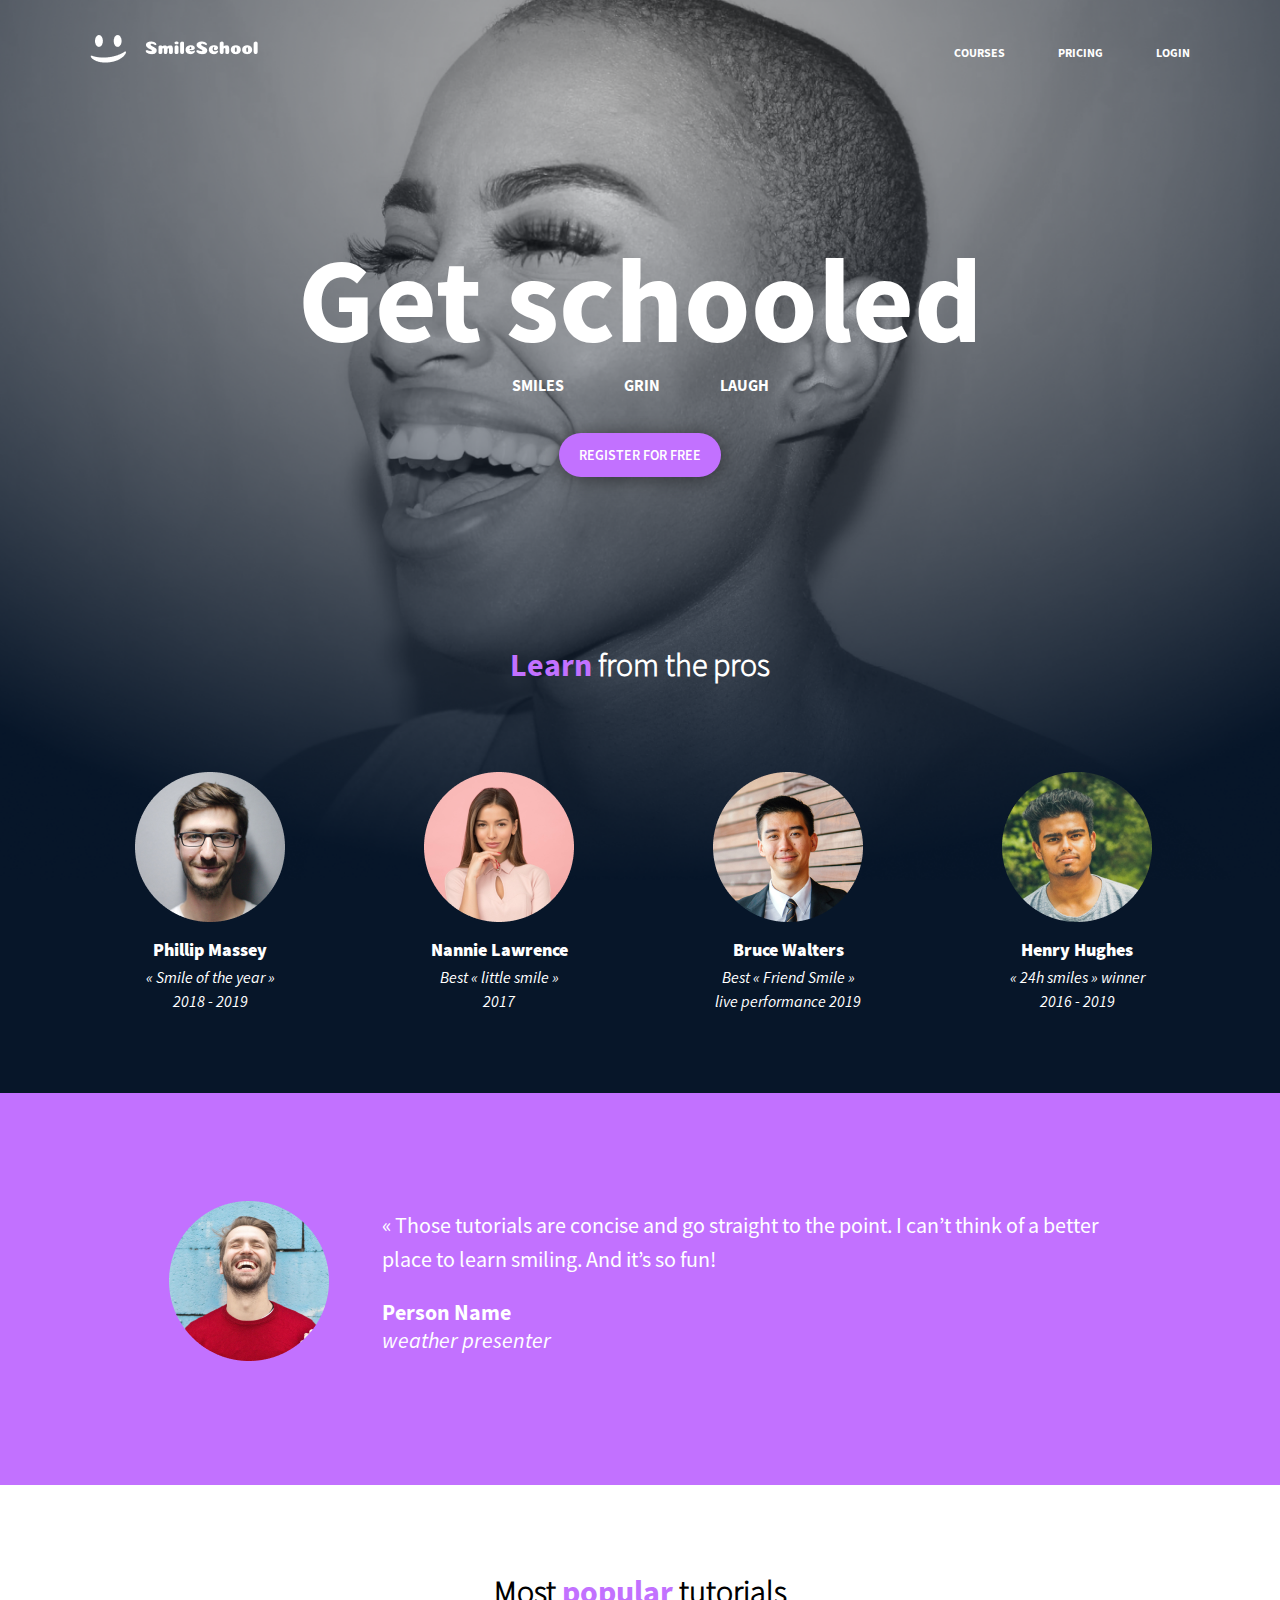
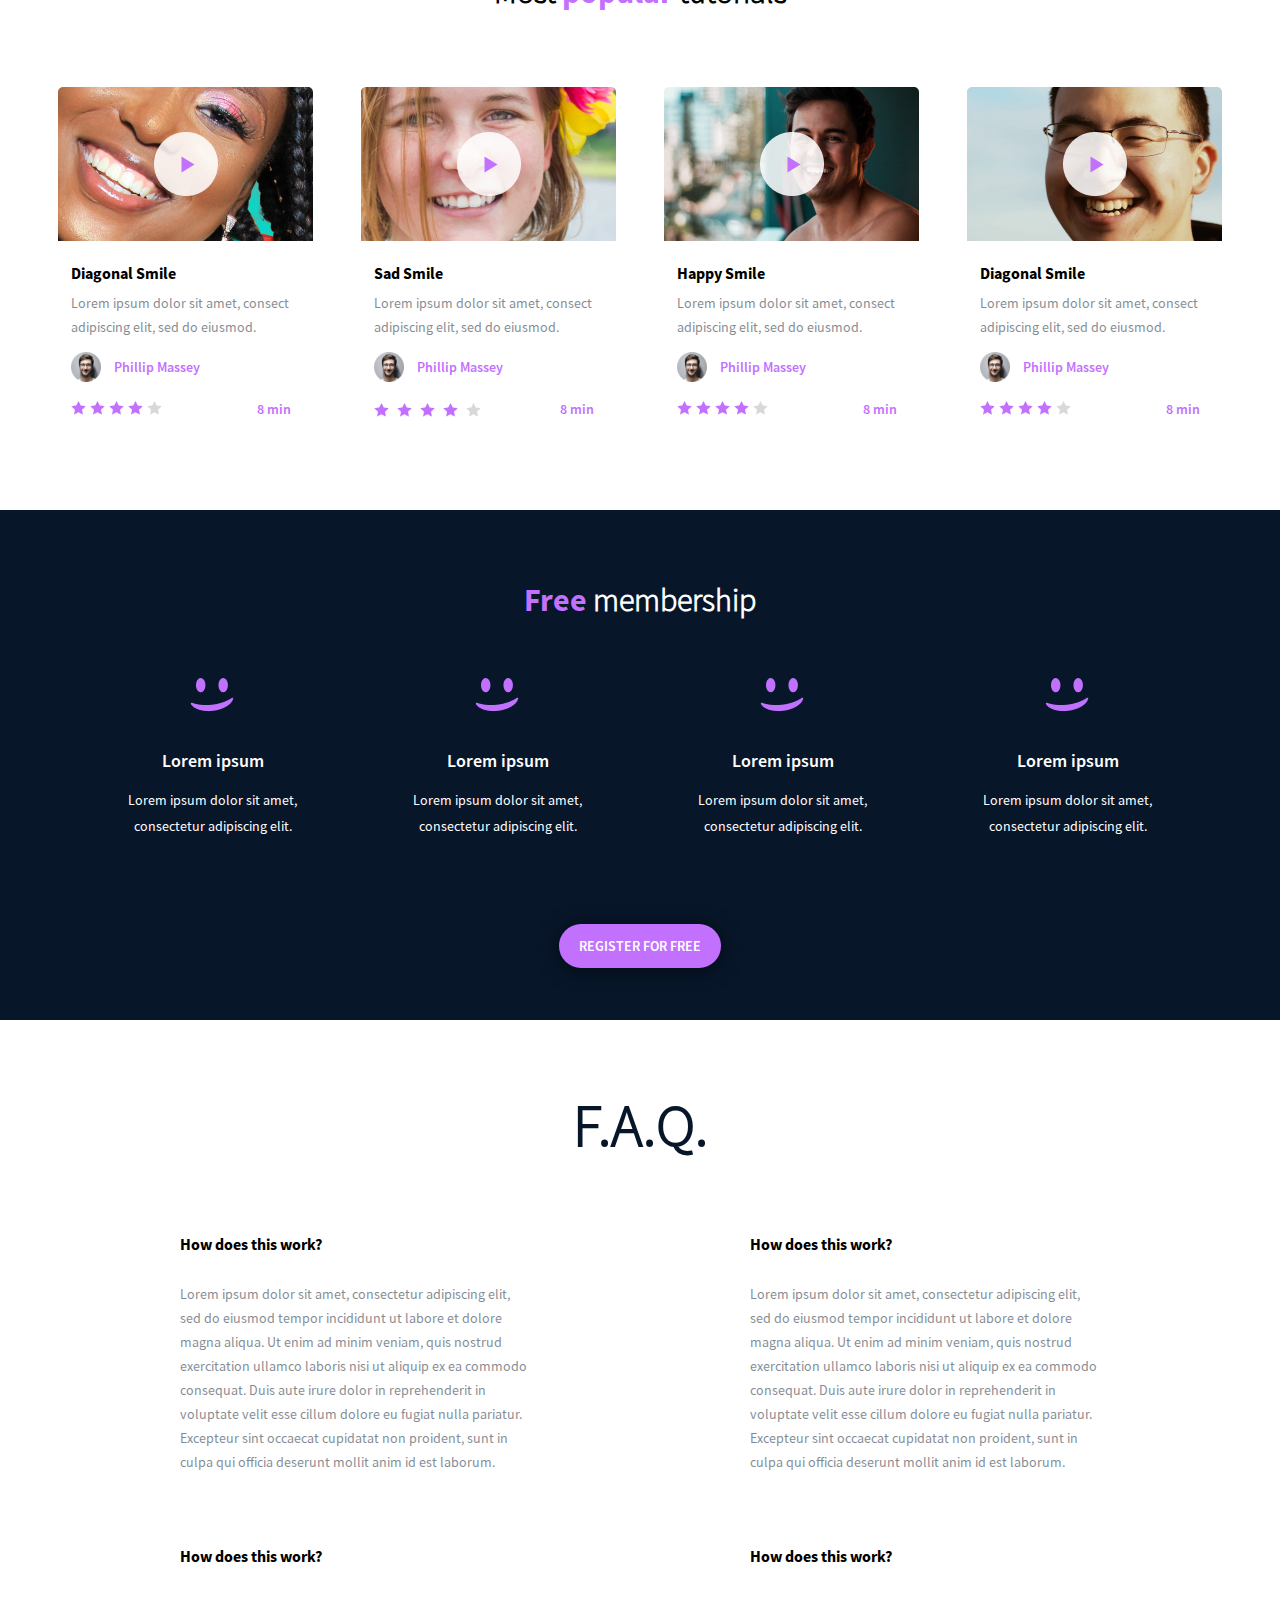
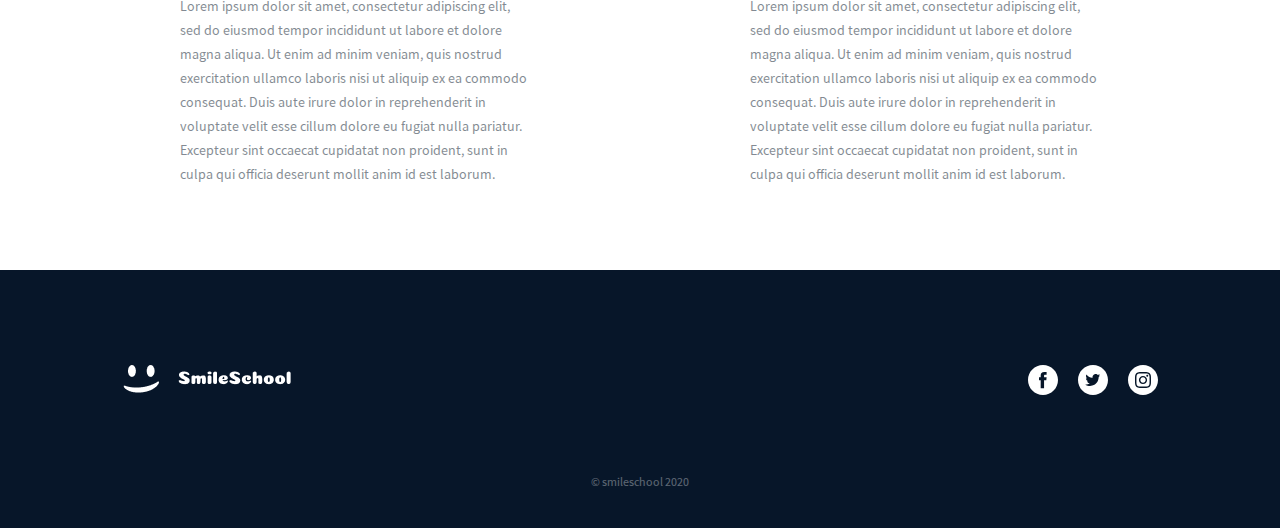
<file: css_advanced/index.html>
<!DOCTYPE html>
<html lang="en">
  <head>
    <meta charset="UTF-8" >
    <meta name="viewport" content="width=device-width, initial-scale=1.0" >
    <link rel="stylesheet" href="styles.css" >
    <title>Home</title>
  </head>
  <body>
    <!-- header -->
    <header id="header">
      <div>
        <a href="#"><img src="./assets/img/logo.png" alt="logo" ></a>
        <div class="navigation">
          <a href="#">COURSES</a>
          <a href="#">PRICING</a>
          <a href="#">LOGIN</a>
        </div>
      </div>
    </header>
    <main id="main">
      <!-- banner section -->
      <section id="banner">
        <div class="top">
          <h1>Get schooled</h1>
          <p>SMILES GRIN LAUGH</p>
          <button>REGISTER FOR FREE</button>
        </div>
        <div class="bottom">
          <h2><span>Learn</span> from the pros</h2>
          <div class="users">
            <div>
              <img src="./assets/img/avatar1.png" alt="avatar" >
              <h3>Phillip Massey</h3>
              <p>« Smile of the year » 2018 - 2019</p>
            </div>
            <div>
              <img src="./assets/img/avatar2.png" alt="avatar" >
              <h3>Nannie Lawrence</h3>
              <p>Best « little smile » 2017</p>
            </div>
            <div>
              <img src="./assets/img/avatar3.png" alt="avatar" >
              <h3>Bruce Walters</h3>
              <p>Best « Friend Smile » live performance 2019</p>
            </div>
            <div>
              <img src="./assets/img/avatar4.png" alt="avatar" >
              <h3>Henry Hughes</h3>
              <p>« 24h smiles » winner 2016 - 2019</p>
            </div>
          </div>
        </div>
      </section>

      <!-- Quote section -->
      <section id="quote">
        <div class="quote-container">
          <img src="./assets/img/avatar5.png" alt="avatar" >
          <div>
            <blockquote>
              « Those tutorials are concise and go straight to the point. I
              can’t think of a better place to learn smiling. And it’s so fun!
            </blockquote>
            <p>Person Name</p>
            <p>weather presenter</p>
          </div>
        </div>
      </section>

      <!-- Videos section -->
      <section id="videos">
        <h1>Most <span>popular</span> tutorials</h1>
        <div class="videos-container">
          <div class="video-block">
            <img src="./assets/img/preview1.png" alt="banner" >
            <h2>Diagonal Smile</h2>
            <p>
              Lorem ipsum dolor sit amet, consect adipiscing elit, sed do
              eiusmod.
            </p>
            <div class="author-information">
              <img src="./assets/img/avatar1.png" alt="avatar" >
              <h3>Phillip Massey</h3>
            </div>
            <div class="rate-container">
              <div>
                <img src="./assets/img/star.png" alt="star" >
                <img src="./assets/img/star.png" alt="star" >
                <img src="./assets/img/star.png" alt="star" >
                <img src="./assets/img/star.png" alt="star" >
                <img src="./assets/img/star_blank.png" alt="star" >
              </div>
              <p>8 min</p>
            </div>
          </div>
          <div class="video-block">
            <img src="./assets/img/preview2.png" alt="banner" >
            <h2>Sad Smile</h2>
            <p>
              Lorem ipsum dolor sit amet, consect adipiscing elit, sed do
              eiusmod.
            </p>
            <div class="author-information">
              <img src="./assets/img/avatar1.png" alt="avatar" >
              <h3>Phillip Massey</h3>
            </div>
            <div class="rate-container">
              <div class="stars">
                <img src="./assets/img/star.png" alt="star" >
                <img src="./assets/img/star.png" alt="star" >
                <img src="./assets/img/star.png" alt="star" >
                <img src="./assets/img/star.png" alt="star" >
                <img src="./assets/img/star_blank.png" alt="star" >
              </div>
              <p>8 min</p>
            </div>
          </div>
          <div class="video-block">
            <img src="./assets/img/preview3.png" alt="banner" >
            <h2>Happy Smile</h2>
            <p>
              Lorem ipsum dolor sit amet, consect adipiscing elit, sed do
              eiusmod.
            </p>
            <div class="author-information">
              <img src="./assets/img/avatar1.png" alt="avatar" >
              <h3>Phillip Massey</h3>
            </div>
            <div class="rate-container">
              <div>
                <img src="./assets/img/star.png" alt="star" >
                <img src="./assets/img/star.png" alt="star" >
                <img src="./assets/img/star.png" alt="star" >
                <img src="./assets/img/star.png" alt="star" >
                <img src="./assets/img/star_blank.png" alt="star" >
              </div>
              <p>8 min</p>
            </div>
          </div>
          <div class="video-block">
            <img src="./assets/img/preview4.png" alt="banner" >
            <h2>Diagonal Smile</h2>
            <p>
              Lorem ipsum dolor sit amet, consect adipiscing elit, sed do
              eiusmod.
            </p>
            <div class="author-information">
              <img src="./assets/img/avatar1.png" alt="avatar" >
              <h3>Phillip Massey</h3>
            </div>
            <div class="rate-container">
              <div>
                <img src="./assets/img/star.png" alt="star" >
                <img src="./assets/img/star.png" alt="star" >
                <img src="./assets/img/star.png" alt="star" >
                <img src="./assets/img/star.png" alt="star" >
                <img src="./assets/img/star_blank.png" alt="star" >
              </div>
              <p>8 min</p>
            </div>
          </div>
        </div>
      </section>

      <!-- Membership section -->
      <section id="membership">
        <h1><span>Free</span> membership</h1>
        <div class="plans-container">
          <div class="membership-plan">
            <img src="./assets/img/smile.png" alt="smile" >
            <h2>Lorem ipsum</h2>
            <p>Lorem ipsum dolor sit amet, consectetur adipiscing elit.</p>
          </div>
          <div class="membership-plan">
            <img src="./assets/img/smile.png" alt="smile" >
            <h2>Lorem ipsum</h2>
            <p>Lorem ipsum dolor sit amet, consectetur adipiscing elit.</p>
          </div>
          <div class="membership-plan">
            <img src="./assets/img/smile.png" alt="smile" >
            <h2>Lorem ipsum</h2>
            <p>Lorem ipsum dolor sit amet, consectetur adipiscing elit.</p>
          </div>
          <div class="membership-plan">
            <img src="./assets/img/smile.png" alt="smile" >
            <h2>Lorem ipsum</h2>
            <p>Lorem ipsum dolor sit amet, consectetur adipiscing elit.</p>
          </div>
        </div>
        <button>REGISTER FOR FREE</button>
      </section>

      <!-- FAQ section -->
      <section id="faq">
        <h1>F.A.Q.</h1>
        <div class="faq-container">
          <div class="row">
            <div class="column">
              <h2>How does this work?</h2>
              <p>
                Lorem ipsum dolor sit amet, consectetur adipiscing elit, sed do
                eiusmod tempor incididunt ut labore et dolore magna aliqua. Ut
                enim ad minim veniam, quis nostrud exercitation ullamco laboris
                nisi ut aliquip ex ea commodo consequat. Duis aute irure dolor
                in reprehenderit in voluptate velit esse cillum dolore eu fugiat
                nulla pariatur. Excepteur sint occaecat cupidatat non proident,
                sunt in culpa qui officia deserunt mollit anim id est laborum.
              </p>
            </div>
            <div class="column">
              <h2>How does this work?</h2>
              <p>
                Lorem ipsum dolor sit amet, consectetur adipiscing elit, sed do
                eiusmod tempor incididunt ut labore et dolore magna aliqua. Ut
                enim ad minim veniam, quis nostrud exercitation ullamco laboris
                nisi ut aliquip ex ea commodo consequat. Duis aute irure dolor
                in reprehenderit in voluptate velit esse cillum dolore eu fugiat
                nulla pariatur. Excepteur sint occaecat cupidatat non proident,
                sunt in culpa qui officia deserunt mollit anim id est laborum.
              </p>
            </div>
          </div>
          <div class="row">
            <div class="column">
              <h2>How does this work?</h2>
              <p>
                Lorem ipsum dolor sit amet, consectetur adipiscing elit, sed do
                eiusmod tempor incididunt ut labore et dolore magna aliqua. Ut
                enim ad minim veniam, quis nostrud exercitation ullamco laboris
                nisi ut aliquip ex ea commodo consequat. Duis aute irure dolor
                in reprehenderit in voluptate velit esse cillum dolore eu fugiat
                nulla pariatur. Excepteur sint occaecat cupidatat non proident,
                sunt in culpa qui officia deserunt mollit anim id est laborum.
              </p>
            </div>
            <div class="column">
              <h2>How does this work?</h2>
              <p>
                Lorem ipsum dolor sit amet, consectetur adipiscing elit, sed do
                eiusmod tempor incididunt ut labore et dolore magna aliqua. Ut
                enim ad minim veniam, quis nostrud exercitation ullamco laboris
                nisi ut aliquip ex ea commodo consequat. Duis aute irure dolor
                in reprehenderit in voluptate velit esse cillum dolore eu fugiat
                nulla pariatur. Excepteur sint occaecat cupidatat non proident,
                sunt in culpa qui officia deserunt mollit anim id est laborum.
              </p>
            </div>
          </div>
        </div>
      </section>
    </main>

    <!-- footer -->
    <footer id="footer">
      <div class="footer-container">
        <div>
          <div>
            <img src="./assets/img/logo.png" alt="logo " >
          </div>
          <div class="social-links">
            <a href="#">
              <img src="./assets/img/facebook.svg" alt="facebookIcon">
            </a>
            <a href="#">
              <img src="./assets/img/twitter.svg" alt="twitterIcon" >
            </a>
            <a href="#">
              <img src="./assets/img/instagram.svg" alt="instagramIcon">
            </a>
          </div>
        </div>
        <p>&copy; smileschool 2020</p>
      </div>
    </footer>
  </body>
</html>
</file>
<file: css_advanced/styles.css>
@font-face {
    font-family: "SourceSansPro-Bold";
    src: url(./assets/fonts/source-sans-pro/SourceSansPro-Bold.otf);
  }
  
  @font-face {
    font-family: "SourceSansPro-Semibold";
    src: url(./assets/fonts/source-sans-pro/SourceSansPro-Semibold.otf);
  }
  
  @font-face {
    font-family: "SourceSansPro-Black";
    src: url(./assets/fonts/source-sans-pro/SourceSansPro-Black.otf);
  }
  
  @font-face {
    font-family: "SourceSansPro-It";
    src: url(./assets/fonts/source-sans-pro/SourceSansPro-It.otf);
  }
  
  @font-face {
    font-family: "SourceSansPro-Light";
    src: url(./assets/fonts/source-sans-pro/SourceSansPro-Light.otf);
  }
  
  @font-face {
    font-family: "SourceSansPro-Regular";
    src: url(./assets/fonts/source-sans-pro/SourceSansPro-Regular.otf);
  }
  
  * {
    margin: 0;
    padding: 0;
    text-decoration: none;
  }
  
  body {
    background-image: url(./assets/img/background.png);
    background-repeat: no-repeat;
    background-size: 100%;
    background-position: center start;
    background-color: #071629;
  
  }
  
  /* header */
  
  #header {
    max-width: 1100px;
    margin: auto;
  }
  
  #header > div {
    display: flex;
    justify-content: space-between;
    align-items: center;
    padding-top: 35px;
  }
  
  #header div.navigation {
    display: flex;
    align-items: center;
    gap: 53px;
  }
  
  #header div.navigation a {
    color: #fff;
    font-size: 12px;
    font-family: "SourceSansPro-Bold", sans-serif;
  }
  
  /* banner */
  
  #main {
    padding-top: 155px;
  }
  
  #banner .top {
    margin: auto;
    display: flex;
    flex-direction: column;
    align-items: center;
    justify-content: center;
    font-family: "SourceSansPro-Bold", sans-serif;
    color: #fff;
  }
  
  #banner .top h1 {
    font-size: 120px;
  }
  
  #banner .top p {
    font-size: 16px;
    word-spacing: 57px;
  }
  
  #banner .top button {
    cursor: pointer;
    margin-top: 38px;
    padding: 13px 20px;
    border-radius: 22px;
    font-size: 14px;
    color: #fff;
    background-color: #c271ff;
    border: none;
    box-shadow: 0 2px 20px 0 rgba(0, 0, 0, 0.5);
    font-family: "SourceSansPro-Semibold", sans-serif;
  }
  
  #banner .bottom {
    margin-top: 168px;
  }
  
  #banner .bottom h2 {
    text-align: center;
    font-family: "SourceSansPro-Light", sans-serif;
    font-size: 32px;
    color: #fff;
  }
  
  #banner .bottom h2 span {
    font-family: "SourceSansPro-Bold", sans-serif;
    color: #c271ff;
  }
  
  #banner .users {
    max-width: 1010px;
    display: flex;
    gap: 131px;
    margin: 87px auto 0;
  }
  
  #banner .users div:nth-child(n) {
    margin-right: 8px;
  }
  
  #banner .users div {
    color: #fff;
    text-align: center;
  }
  
  #banner .users div h3 {
    font-family: "SourceSansPro-Black", sans-serif;
    font-size: 18px;
    padding: 10px 0 2px 0;
    line-height: 27px;
  }
  
  #banner .users div p {
    font-family: "SourceSansPro-It", sans-serif;
    line-height: 24px;
  }
  
  /* quote section */
  
  #quote {
    margin-top: 80px;
    background-color: #c271ff;
    padding: 108px 0 124px 0;
  }
  
  #quote .quote-container {
    max-width: 943px;
    display: flex;
    align-items: center;
    margin: auto;
    gap: 53px;
  }
  
  #quote .quote-container > div {
    color: #fff;
    font-size: 22px;
  }
  
  #quote .quote-container blockquote {
    font-family: "SourceSansPro-Regular", sans-serif;
    margin-bottom: 22px;
    line-height: 34px;
  }
  
  #quote .quote-container p {
    font-family: "SourceSansPro-It", sans-serif;
  }
  
  #quote .quote-container p:nth-child(2) {
    font-family: "SourceSansPro-Bold", sans-serif;
  }
  
  /* videos section */
  
  #videos {
    padding: 87px 0;
    background-color: #fff;
  }
  
  #videos h1 {
    text-align: center;
    font-family: "SourceSansPro-Light", sans-serif;
    font-size: 32px;
    margin-bottom: 75px;
  }
  
  #videos h1 span {
    color: #c271ff;
    font-family: "SourceSansPro-Bold", sans-serif;
  }
  
  #videos .videos-container {
    margin: auto;
    max-width: 1228px;
    padding: 0 58px;
    display: flex;
    justify-content: space-between;
    /* flex-wrap: wrap; */
  }
  
  #videos .video-block {
    max-width: 255px;
    margin-right: 30px;
    position: relative;
  }
  
  #videos .video-block:last-child {
    margin-right: 0;
  }
  
  #videos .video-block::after {
    content: url(./assets/img/play.png);
    position: absolute;
    top: 45px;
    left: 96px;
  }
  
  #videos .video-block > h2 {
    font-family: "SourceSansPro-Bold", sans-serif;
    font-size: 16px;
    padding: 18px 0 8px 13px;
  }
  
  #videos .video-block > p {
    font-family: "SourceSansPro-Regular", sans-serif;
    font-size: 14px;
    color: #071629;
    opacity: 0.5;
    line-height: 24px;
    padding: 0 22px 13px 13px;
  }
  
  #videos .author-information {
    display: flex;
    align-items: center;
    gap: 13px;
    margin-bottom: 14px;
    padding: 0 22px 0 13px;
  }
  
  #videos .author-information img {
    width: 30px;
    height: 30px;
  }
  
  #videos .author-information h3 {
    font-family: "SourceSansPro-Semibold", sans-serif;
    font-size: 14px;
    line-height: 27px;
    color: #c271ff;
  }
  
  #videos .rate-container {
    display: flex;
    align-items: center;
    justify-content: space-between;
    padding: 0 22px 0 13px;
  }
  
  #videos .rate-container .stars {
    display: flex;
    gap: 8px;
  }
  
  #videos .rate-container p {
    font-family: "SourceSansPro-Semibold", sans-serif;
    font-size: 14px;
    line-height: 27px;
    color: #c271ff;
  }
  
  /* Membership section */
  
  #membership {
    padding: 70px 0 52px 0;
    }
  
  #membership > h1 {
    text-align: center;
    font-family: "SourceSansPro-Light", sans-serif;
    font-size: 32px;
    color: #fff;
    margin-bottom: 58px;
  }
  
  #membership > h1 span {
    font-family: "SourceSansPro-Bold", sans-serif;
    color: #c271ff;
  }
  
  #membership .plans-container {
    max-width: 1112px;
    margin: auto;
    display: flex;
    gap: 28px;
    margin-bottom: 85px;
  }
  
  #membership .membership-plan {
    padding: 0 22px;
    text-align: center;
    color: #fff;
    line-height: 26px;
  }
  
  #membership .membership-plan h2 {
    font-family: "SourceSansPro-Semibold", sans-serif;
    font-size: 18px;
    margin: 26px 0 13px;
  }
  
  #membership .membership-plan p {
    font-family: "SourceSansPro-Regular", sans-serif;
    font-size: 14px;
  }
  
  #membership button {
    cursor: pointer;
    padding: 13px 20px;
    border-radius: 22px;
    font-size: 14px;
    color: #fff;
    background-color: #c271ff;
    border: none;
    box-shadow: 0 2px 20px 0 rgba(0, 0, 0, 0.5);
    font-family: "SourceSansPro-Semibold", sans-serif;
    display: block;
    margin: auto;
  }
  
  /* FAQ section */
  
  #faq {
    padding: 67px 0 84px 0;
    background-color: #fff;
  }
  
  #faq h1 {
    text-align: center;
    font-family: "SourceSansPro-Light", sans-serif;
    font-size: 60px;
    margin-bottom: 74px;
    color: #071629;
  }
  
  #faq .faq-container {
    max-width: 920px;
    margin: auto;
    display: grid;
    grid-template-rows: repeat(2, 1fr);
    gap: 74px;
  }
  
  #faq .faq-container .row {
    display: grid;
    grid-template-columns: repeat(2, 1fr);
    gap: 220px;
  }
  
  #faq .column h2 {
    font-family: "SourceSansPro-Bold", sans-serif;
    font-size: 16px;
    line-height: 16px;
    margin-bottom: 30px;
  }
  
  #faq .column p {
    font-family: "SourceSansPro-Regular", sans-serif;
    font-size: 14px;
    line-height: 24px;
    color: #071629;
    opacity: 0.5;
  }
  
  /* footer */
  
  #footer {
    padding: 95px 0 39px 0;
  }
  
  #footer .footer-container {
    max-width: 1035px;
    margin: auto;
  }
  
  #footer .footer-container > div {
    margin-bottom: 75px;
    display: flex;
    justify-content: space-between;
    align-items: center;
  }
  
  #footer .footer-container .social-links {
    display: flex;
    gap: 20px;
  }
  
  #footer .footer-container > p {
    text-align: center;
    font-family: "SourceSansPro-Regular", sans-serif;
    font-size: 12px;
    color: #fff;
    opacity: 0.35;
  }
</file>
